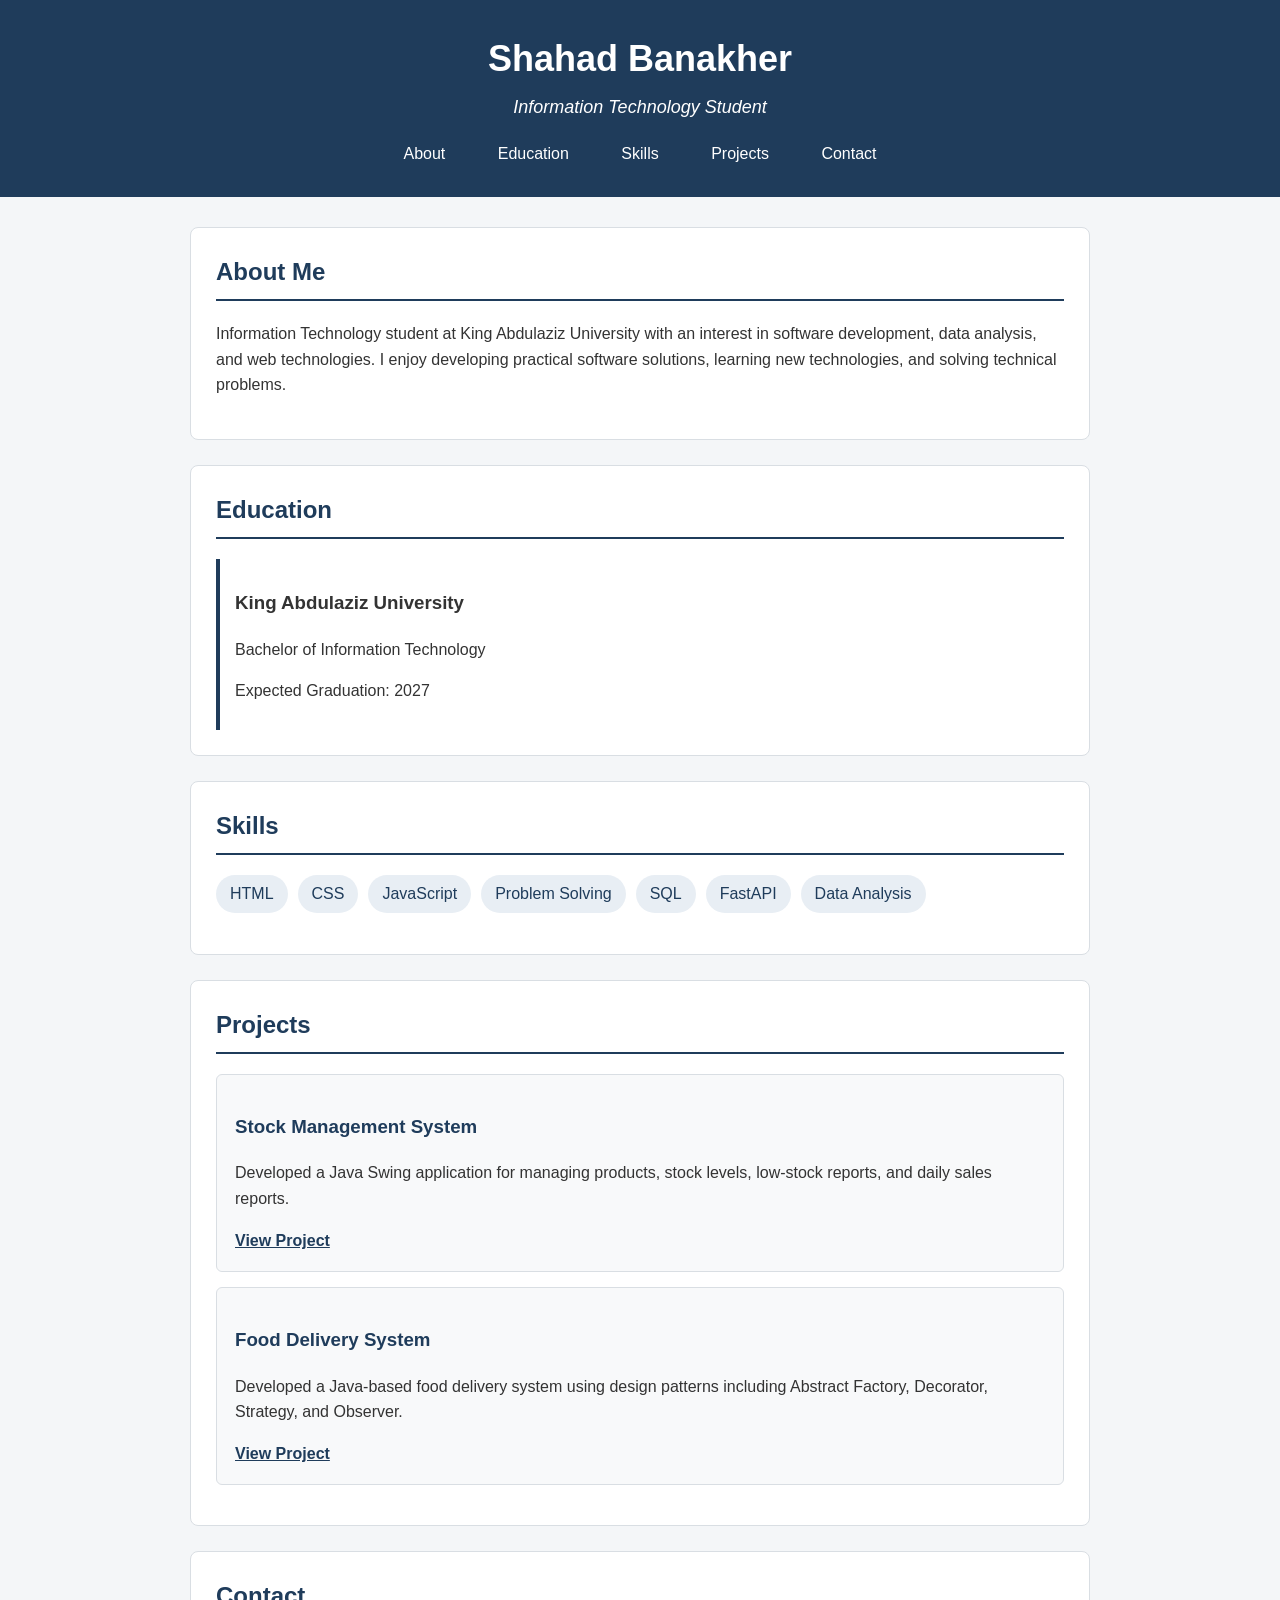
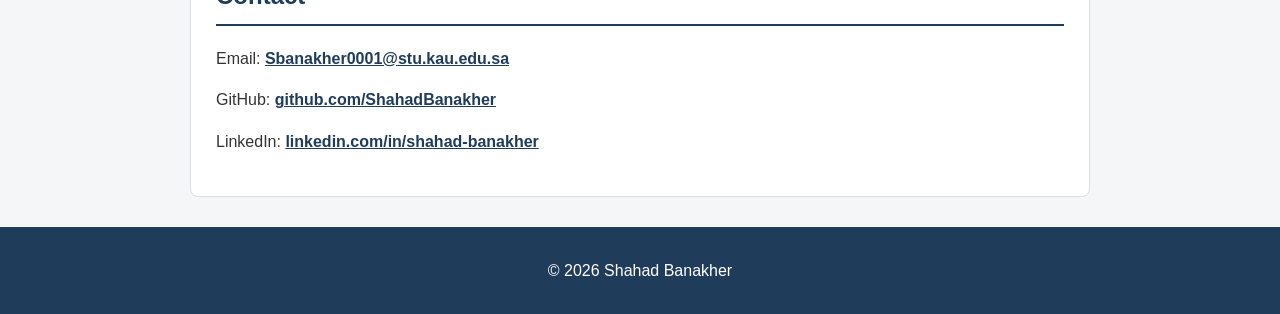
<file: lab3/index.html>
<!DOCTYPE html>
<html lang="en">
<head>
    <meta charset="UTF-8">
    <meta name="viewport" content="width=device-width, initial-scale=1.0">
    <title>My CV</title>
    <link rel="stylesheet" href="style.css">
</head>

<body>

    <header id="profile-header">
        <h1>Shahad Banakher</h1>
        <p class="job-title">Information Technology Student</p>

        <nav>
            <a href="#about">About</a>
            <a href="#education">Education</a>
            <a href="#skills">Skills</a>
            <a href="#projects">Projects</a>
            <a href="#contact">Contact</a>
        </nav>
    </header>

    <main class="cv-container">

        <section id="about" class="cv-section">
            <h2>About Me</h2>
            <p>
                Information Technology student at King Abdulaziz University with an interest in software development, data analysis, and web technologies.
                I enjoy developing practical software solutions, learning new technologies, and solving technical problems.
            </p>
        </section>

        <section id="education" class="cv-section">
            <h2>Education</h2>

            <article class="education-item">
                <h3>King Abdulaziz University</h3>
                <p>Bachelor of Information Technology</p>
                <p>Expected Graduation: 2027</p>
            </article>
        </section>

        <section id="skills" class="cv-section">
            <h2>Skills</h2>

            <ul class="skills-list">
                <li>HTML</li>
                <li>CSS</li>
                <li>JavaScript</li>
                <li>Problem Solving</li>
                <li>SQL</li>
                <li>FastAPI</li>
                <li>Data Analysis</li>
            </ul>
        </section>

        <section id="projects" class="cv-section">
            <h2>Projects</h2>

            <article class="project-card">
                <h3>Stock Management System</h3>
                <p>Developed a Java Swing application for managing products,
                   stock levels, low-stock reports, and daily sales reports.</p>
                <a href="#">View Project</a>
            </article>

            <article class="project-card">
                <h3>Food Delivery System</h3>
                <p>Developed a Java-based food delivery system using design patterns
                   including Abstract Factory, Decorator, Strategy, and Observer.</p>
                <a href="#">View Project</a>
            </article>
        </section>

        <section id="contact" class="cv-section">
            <h2>Contact</h2>

            <p>
                Email:
                <a href="mailto:Sbanakher0001@stu.kau.edu.sa">Sbanakher0001@stu.kau.edu.sa</a>
            </p>

            <p>
                GitHub:
                <a href="https://github.com/ShahadBanakher">github.com/ShahadBanakher</a>
            </p>

            <p>
                LinkedIn:
                <a href="https://www.linkedin.com/in/shahad-banakher">linkedin.com/in/shahad-banakher</a>
            </p>
        </section>

    </main>

    <footer>
        <p>© 2026 Shahad Banakher</p>
    </footer>

</body>
</html>
</file>
<file: lab3/style.css>
html {
    scroll-behavior: smooth;
}

body {
    font-family: Arial, sans-serif;
    background-color: #f4f6f8;
    color: #333;
    margin: 0;
    line-height: 1.6;
}


/* ID Selector */
#profile-header {
    background-color: #1f3c5b;
    color: white;
    text-align: center;
    padding: 30px 20px;
}


/* Descendant Selector */
#profile-header h1 {
    margin: 0;
    font-size: 36px;
}

#profile-header p {
    margin: 5px 0 20px;
}


/* Class Selector */
.job-title {
    font-size: 18px;
    font-style: italic;
}


/* Navigation */
nav a {
    color: white;
    text-decoration: none;
    margin: 0 12px;
    padding: 8px 12px;
    border-radius: 5px;
}


/* Hover Effect */
nav a:hover {
    background-color: #4f7294;
    text-decoration: underline;
}


/* Main CV Container */
.cv-container {
    width: 80%;
    max-width: 900px;
    margin: 30px auto;
}


/* CV Sections */
.cv-section {
    background-color: white;
    margin-bottom: 25px;
    padding: 25px;
    border: 1px solid #d9dee3;
    border-radius: 8px;
}


/* Section Headings */
.cv-section h2 {
    color: #1f3c5b;
    border-bottom: 2px solid #1f3c5b;
    padding-bottom: 8px;
    margin-top: 0;
}


/* Education */
.education-item {
    padding: 10px;
    margin-top: 10px;
    border-left: 4px solid #1f3c5b;
    padding-left: 15px;
}


/* Skills */
.skills-list {
    list-style: none;
    padding: 0;
    display: flex;
    flex-wrap: wrap;
    gap: 10px;
}

.skills-list li {
    background-color: #e8eef4;
    color: #1f3c5b;
    padding: 6px 14px;
    border-radius: 20px;
    margin: 0;
}


/* Projects */
.project-card {
    border: 1px solid #d9dee3;
    padding: 18px;
    margin: 15px 0;
    border-radius: 6px;
    background-color: #f8f9fa;
}

.project-card h3 {
    color: #1f3c5b;
}


/* Links */
.cv-section a {
    color: #1f3c5b;
    font-weight: bold;
}

.cv-section a:hover {
    color: #4f7294;
}


/* Footer */
footer {
    text-align: center;
    background-color: #1f3c5b;
    color: white;
    padding: 15px;
    margin-top: 30px;
}


/* Responsive Design */
@media (max-width: 600px) {

    #profile-header h1 {
        font-size: 28px;
    }

    nav a {
        display: block;
        margin: 8px 0;
    }

    .cv-container {
        width: 90%;
    }

    .cv-section {
        padding: 18px;
    }
}
</file>
